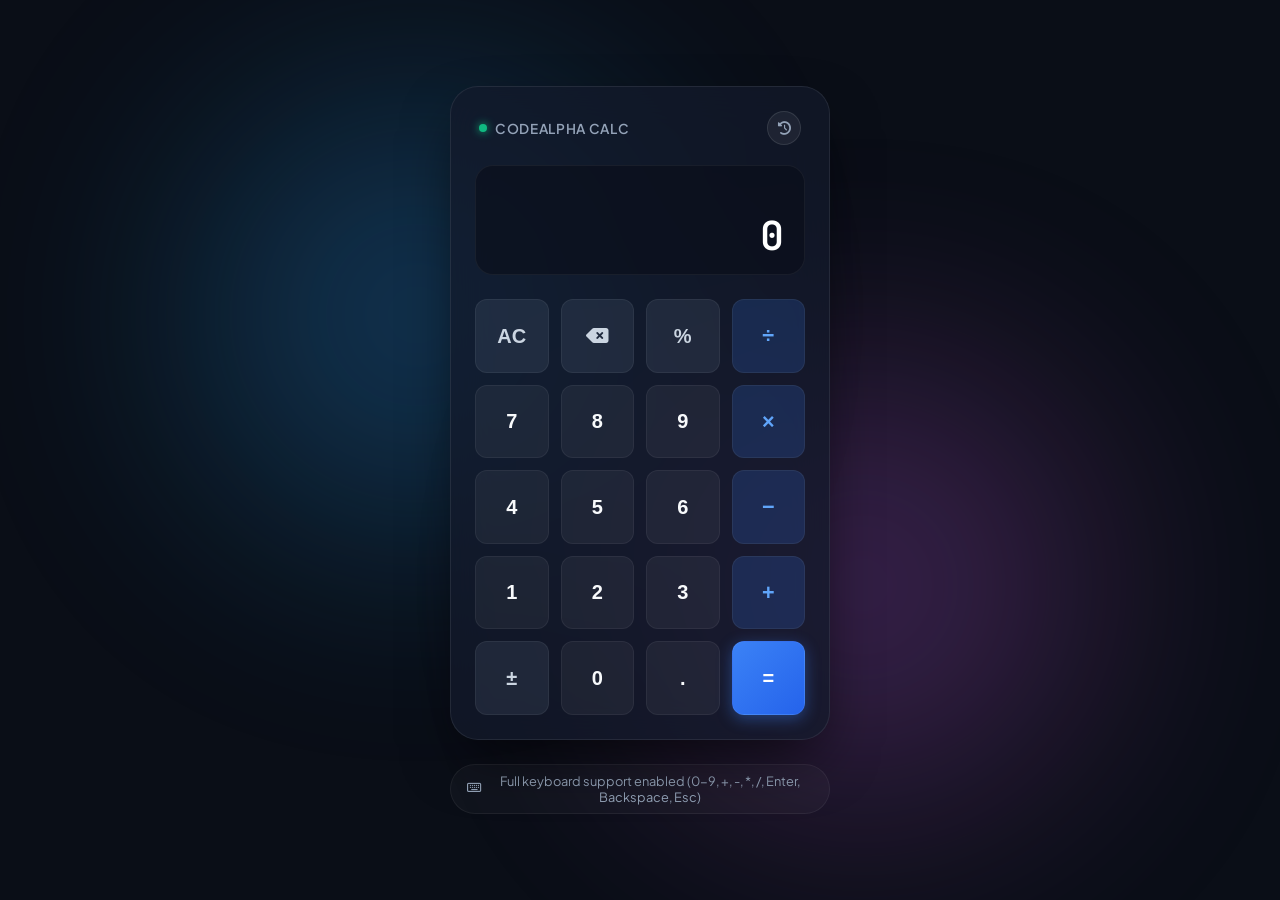
<file: Task2_Calculator/index.html>
<!DOCTYPE html>
<html lang="en">
<head>
  <meta charset="UTF-8">
  <meta name="viewport" content="width=device-width, initial-scale=1.0">
  <title>Smart Glassmorphic Calculator</title>
  <link rel="stylesheet" href="style.css">
  <link rel="preconnect" href="https://fonts.googleapis.com">
  <link rel="preconnect" href="https://fonts.gstatic.com" crossorigin>
  <link href="https://fonts.googleapis.com/css2?family=JetBrains+Mono:wght@400;500;600;700&family=Plus+Jakarta+Sans:wght@500;600;700&display=swap" rel="stylesheet">
  <link rel="stylesheet" href="https://cdnjs.cloudflare.com/ajax/libs/font-awesome/6.5.1/css/all.min.css">
</head>
<body>
  <div class="blob blob-1"></div>
  <div class="blob blob-2"></div>

  <main class="calculator-app">
    <div class="calculator-container">
      <!-- Calculator Header -->
      <div class="calc-header">
        <div class="brand">
          <span class="brand-dot"></span>
          <span class="brand-text">CodeAlpha Calc</span>
        </div>
        <div class="header-actions">
          <button class="theme-toggle" id="historyToggleBtn" title="Toggle Calculation History">
            <i class="fa-solid fa-clock-rotate-left"></i>
          </button>
        </div>
      </div>

      <!-- Display Screen -->
      <div class="calc-screen">
        <div class="expression" id="calcHistory"></div>
        <div class="result" id="calcDisplay">0</div>
      </div>

      <!-- Keypad -->
      <div class="calc-keypad">
        <button class="btn fn-btn" data-action="all-clear">AC</button>
        <button class="btn fn-btn" data-action="delete"><i class="fa-solid fa-delete-left"></i></button>
        <button class="btn fn-btn" data-action="percent">%</button>
        <button class="btn op-btn" data-op="÷">÷</button>

        <button class="btn num-btn" data-num="7">7</button>
        <button class="btn num-btn" data-num="8">8</button>
        <button class="btn num-btn" data-num="9">9</button>
        <button class="btn op-btn" data-op="×">×</button>

        <button class="btn num-btn" data-num="4">4</button>
        <button class="btn num-btn" data-num="5">5</button>
        <button class="btn num-btn" data-num="6">6</button>
        <button class="btn op-btn" data-op="-">−</button>

        <button class="btn num-btn" data-num="1">1</button>
        <button class="btn num-btn" data-num="2">2</button>
        <button class="btn num-btn" data-num="3">3</button>
        <button class="btn op-btn" data-op="+">+</button>

        <button class="btn fn-btn" data-action="toggle-sign">±</button>
        <button class="btn num-btn" data-num="0">0</button>
        <button class="btn num-btn" data-action="decimal">.</button>
        <button class="btn equals-btn" data-action="calculate">=</button>
      </div>

      <!-- History Dropdown / Drawer -->
      <div class="history-panel" id="historyPanel">
        <div class="history-header">
          <span>Recent History</span>
          <button id="clearHistoryBtn" class="clear-history-btn">Clear</button>
        </div>
        <div class="history-list" id="historyList">
          <div class="empty-history">No calculations yet</div>
        </div>
      </div>
    </div>

    <!-- Keyboard Help Badge -->
    <div class="keyboard-hints">
      <i class="fa-regular fa-keyboard"></i> Full keyboard support enabled (0-9, +, -, *, /, Enter, Backspace, Esc)
    </div>
  </main>

  <script src="script.js"></script>
</body>
</html>
</file>
<file: Task2_Calculator/style.css>
:root {
  --bg-dark: #0a0e17;
  --calc-bg: rgba(19, 26, 43, 0.75);
  --calc-border: rgba(255, 255, 255, 0.08);
  --display-bg: rgba(10, 14, 26, 0.6);
  --btn-num-bg: rgba(255, 255, 255, 0.05);
  --btn-num-hover: rgba(255, 255, 255, 0.12);
  --btn-fn-bg: rgba(100, 116, 139, 0.18);
  --btn-fn-hover: rgba(100, 116, 139, 0.32);
  --btn-op-bg: rgba(59, 130, 246, 0.18);
  --btn-op-hover: rgba(59, 130, 246, 0.35);
  --btn-equals-bg: linear-gradient(135deg, #3b82f6 0%, #2563eb 100%);
  --btn-equals-hover: linear-gradient(135deg, #60a5fa 0%, #3b82f6 100%);
  --text-main: #f8fafc;
  --text-muted: #94a3b8;
  --accent-cyan: #06b6d4;
  --accent-purple: #8b5cf6;
  --radius-lg: 28px;
  --radius-md: 18px;
  --radius-sm: 12px;
  --shadow-calc: 0 25px 60px -15px rgba(0, 0, 0, 0.7);
}

* {
  margin: 0;
  padding: 0;
  box-sizing: border-box;
}

body {
  font-family: 'Plus Jakarta Sans', sans-serif;
  background-color: var(--bg-dark);
  color: var(--text-main);
  min-height: 100vh;
  display: flex;
  align-items: center;
  justify-content: center;
  position: relative;
  overflow-x: hidden;
  padding: 2rem 1rem;
}

/* Ambient glow blobs */
.blob {
  position: fixed;
  width: 450px;
  height: 450px;
  border-radius: 50%;
  filter: blur(120px);
  z-index: 0;
  pointer-events: none;
  opacity: 0.28;
}

.blob-1 {
  top: 10%;
  left: 15%;
  background: radial-gradient(circle, #3b82f6, #06b6d4);
}

.blob-2 {
  bottom: 10%;
  right: 15%;
  background: radial-gradient(circle, #8b5cf6, #ec4899);
}

.calculator-app {
  position: relative;
  z-index: 10;
  display: flex;
  flex-direction: column;
  align-items: center;
  gap: 1.5rem;
  width: 100%;
  max-width: 380px;
}

.calculator-container {
  position: relative;
  width: 100%;
  background: var(--calc-bg);
  border: 1px solid var(--calc-border);
  backdrop-filter: blur(20px);
  -webkit-backdrop-filter: blur(20px);
  border-radius: var(--radius-lg);
  padding: 1.5rem;
  box-shadow: var(--shadow-calc);
  overflow: hidden;
}

/* Header */
.calc-header {
  display: flex;
  align-items: center;
  justify-content: space-between;
  margin-bottom: 1.25rem;
  padding: 0 0.25rem;
}

.brand {
  display: flex;
  align-items: center;
  gap: 0.5rem;
}

.brand-dot {
  width: 8px;
  height: 8px;
  border-radius: 50%;
  background: #10b981;
  box-shadow: 0 0 8px #10b981;
}

.brand-text {
  font-size: 0.85rem;
  font-weight: 600;
  letter-spacing: 0.05em;
  color: var(--text-muted);
  text-transform: uppercase;
}

.theme-toggle {
  background: rgba(255, 255, 255, 0.06);
  border: 1px solid rgba(255, 255, 255, 0.1);
  color: var(--text-muted);
  width: 34px;
  height: 34px;
  border-radius: 50%;
  cursor: pointer;
  display: flex;
  align-items: center;
  justify-content: center;
  transition: all 0.2s ease;
}

.theme-toggle:hover {
  color: #fff;
  background: rgba(59, 130, 246, 0.2);
  border-color: rgba(59, 130, 246, 0.4);
}

/* Screen */
.calc-screen {
  background: var(--display-bg);
  border: 1px solid rgba(255, 255, 255, 0.05);
  border-radius: var(--radius-md);
  padding: 1.25rem 1.25rem 1rem;
  margin-bottom: 1.5rem;
  display: flex;
  flex-direction: column;
  align-items: flex-end;
  justify-content: space-between;
  min-height: 110px;
  overflow: hidden;
  word-break: break-all;
}

.expression {
  font-family: 'JetBrains Mono', monospace;
  font-size: 0.95rem;
  color: var(--text-muted);
  min-height: 1.4rem;
  max-width: 100%;
  overflow-x: auto;
  white-space: nowrap;
  scrollbar-width: none;
}

.expression::-webkit-scrollbar {
  display: none;
}

.result {
  font-family: 'JetBrains Mono', monospace;
  font-size: 2.5rem;
  font-weight: 600;
  color: #ffffff;
  line-height: 1.1;
  max-width: 100%;
  overflow-x: auto;
  white-space: nowrap;
  scrollbar-width: none;
  transition: font-size 0.2s ease;
}

.result::-webkit-scrollbar {
  display: none;
}

/* Keypad Grid */
.calc-keypad {
  display: grid;
  grid-template-columns: repeat(4, 1fr);
  gap: 0.75rem;
}

.btn {
  aspect-ratio: 1;
  border: 1px solid rgba(255, 255, 255, 0.06);
  border-radius: var(--radius-sm);
  font-size: 1.25rem;
  font-weight: 600;
  cursor: pointer;
  display: flex;
  align-items: center;
  justify-content: center;
  transition: all 0.15s cubic-bezier(0.16, 1, 0.3, 1);
  user-select: none;
}

.btn:active, .btn.btn-active {
  transform: scale(0.92);
}

.num-btn {
  background: var(--btn-num-bg);
  color: var(--text-main);
}
.num-btn:hover {
  background: var(--btn-num-hover);
  border-color: rgba(255, 255, 255, 0.15);
}

.fn-btn {
  background: var(--btn-fn-bg);
  color: #cbd5e1;
}
.fn-btn:hover {
  background: var(--btn-fn-hover);
  color: #fff;
}

.op-btn {
  background: var(--btn-op-bg);
  color: #60a5fa;
  font-size: 1.35rem;
}
.op-btn:hover {
  background: var(--btn-op-hover);
  color: #93c5fd;
  border-color: rgba(59, 130, 246, 0.4);
}

.equals-btn {
  background: var(--btn-equals-bg);
  color: #ffffff;
  box-shadow: 0 4px 15px rgba(59, 130, 246, 0.4);
}
.equals-btn:hover {
  background: var(--btn-equals-hover);
  box-shadow: 0 6px 20px rgba(59, 130, 246, 0.6);
}

/* History Panel */
.history-panel {
  position: absolute;
  top: 0;
  left: 0;
  right: 0;
  bottom: 0;
  background: rgba(15, 23, 42, 0.96);
  backdrop-filter: blur(16px);
  border-radius: var(--radius-lg);
  padding: 1.5rem;
  display: flex;
  flex-direction: column;
  z-index: 50;
  transform: translateY(105%);
  transition: transform 0.3s cubic-bezier(0.16, 1, 0.3, 1);
}

.history-panel.open {
  transform: translateY(0);
}

.history-header {
  display: flex;
  align-items: center;
  justify-content: space-between;
  padding-bottom: 1rem;
  border-bottom: 1px solid rgba(255, 255, 255, 0.1);
  font-weight: 600;
  font-size: 0.95rem;
}

.clear-history-btn {
  background: rgba(239, 68, 68, 0.15);
  color: #f87171;
  border: 1px solid rgba(239, 68, 68, 0.3);
  padding: 0.25rem 0.6rem;
  border-radius: 6px;
  font-size: 0.75rem;
  cursor: pointer;
}
.clear-history-btn:hover {
  background: #ef4444;
  color: #fff;
}

.history-list {
  flex: 1;
  overflow-y: auto;
  margin-top: 1rem;
  display: flex;
  flex-direction: column;
  gap: 0.75rem;
}

.history-item {
  background: rgba(255, 255, 255, 0.04);
  padding: 0.75rem;
  border-radius: var(--radius-sm);
  cursor: pointer;
  text-align: right;
  transition: background 0.2s ease;
}
.history-item:hover {
  background: rgba(59, 130, 246, 0.15);
}

.history-expr {
  font-size: 0.8rem;
  color: var(--text-muted);
}
.history-res {
  font-size: 1.15rem;
  font-weight: 600;
  color: #60a5fa;
}

.empty-history {
  color: var(--text-muted);
  text-align: center;
  margin: auto;
  font-size: 0.9rem;
}

/* Keyboard Hints */
.keyboard-hints {
  font-size: 0.8rem;
  color: var(--text-muted);
  text-align: center;
  display: flex;
  align-items: center;
  justify-content: center;
  gap: 0.4rem;
  background: rgba(255, 255, 255, 0.03);
  padding: 0.5rem 1rem;
  border-radius: 9999px;
  border: 1px solid rgba(255, 255, 255, 0.06);
}
</file>
